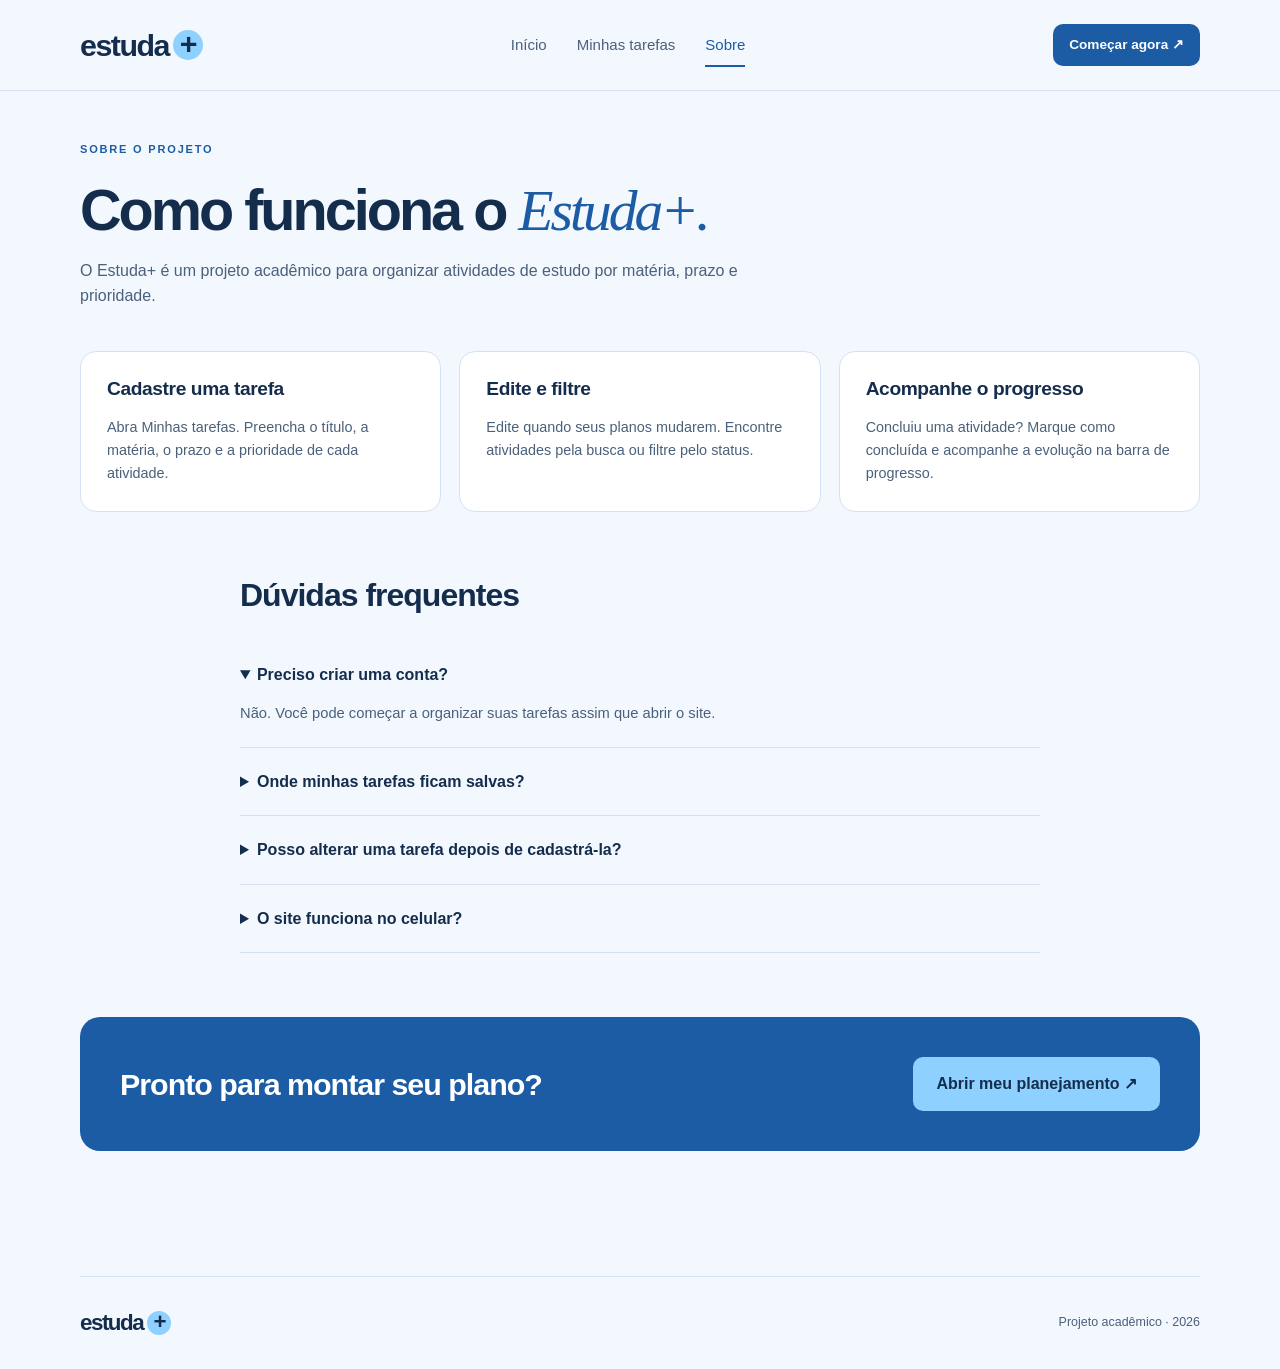
<file: public/sobre.html>
<!DOCTYPE html>
<html lang="pt-BR">
<head>
  <meta charset="UTF-8">
  <meta name="viewport" content="width=device-width, initial-scale=1.0">
  <meta name="description" content="Conheça o Estuda+ e aprenda a organizar sua rotina de estudos.">
  <title>Sobre | Estuda+</title>
  <link rel="stylesheet" href="style.css">
  <script src="script.js" defer></script>
</head>
<body>
  <a class="pular" href="#conteudo">Pular para o conteúdo</a>
  <header class="cabecalho">
    <div class="container navegacao">
      <a class="logo" href="index.html" aria-label="Estuda+, início">estuda<span>+</span></a>
      <button class="menu-botao" type="button" aria-expanded="false" aria-controls="menu">Menu ☰</button>
      <nav id="menu" aria-label="Menu principal">
        <a href="index.html">Início</a>
        <a href="tarefas.html">Minhas tarefas</a>
        <a href="sobre.html" aria-current="page">Sobre</a>
      </nav>
      <a class="botao pequeno atalho" href="tarefas.html">Começar agora ↗</a>
    </div>
  </header>

  <main id="conteudo" class="container pagina">
    <section class="titulo-pagina"><p class="etiqueta">SOBRE O PROJETO</p><h1>Como funciona o <em>Estuda+.</em></h1><p>O Estuda+ é um projeto acadêmico para organizar atividades de estudo por matéria, prazo e prioridade.</p></section>
    <section class="grade-tres" aria-label="Como usar o Estuda+">
      <article class="cartao recurso"><h2>Cadastre uma tarefa</h2><p>Abra Minhas tarefas. Preencha o título, a matéria, o prazo e a prioridade de cada atividade.</p></article>
      <article class="cartao recurso"><h2>Edite e filtre</h2><p>Edite quando seus planos mudarem. Encontre atividades pela busca ou filtre pelo status.</p></article>
      <article class="cartao recurso"><h2>Acompanhe o progresso</h2><p>Concluiu uma atividade? Marque como concluída e acompanhe a evolução na barra de progresso.</p></article>
    </section>

    <section class="secao perguntas" aria-labelledby="duvidas">
      <h2 id="duvidas">Dúvidas frequentes</h2>
      <details open><summary>Preciso criar uma conta?</summary><p>Não. Você pode começar a organizar suas tarefas assim que abrir o site.</p></details>
      <details><summary>Onde minhas tarefas ficam salvas?</summary><p>Elas ficam em um banco SQLite no computador que está rodando o servidor PHP. O planejamento continua salvo quando você fecha o navegador. O botão Exportar .txt permite guardar uma cópia para leitura.</p></details>
      <details><summary>Posso alterar uma tarefa depois de cadastrá-la?</summary><p>Sim. Use Editar para mudar os dados, Concluir para finalizar ou Reabrir para voltar a estudar. A exclusão pede uma confirmação antes de remover a tarefa.</p></details>
      <details><summary>O site funciona no celular?</summary><p>Sim. O layout se adapta ao tamanho da tela, e o menu fica disponível pelo botão Menu.</p></details>
    </section>
    <section class="convite"><div><h2>Pronto para montar seu plano?</h2></div><a class="botao claro" href="tarefas.html">Abrir meu planejamento ↗</a></section>
  </main>

  <footer class="rodape container"><a class="logo" href="index.html">estuda<span>+</span></a><small>Projeto acadêmico · 2026</small></footer>
</body>
</html>
</file>
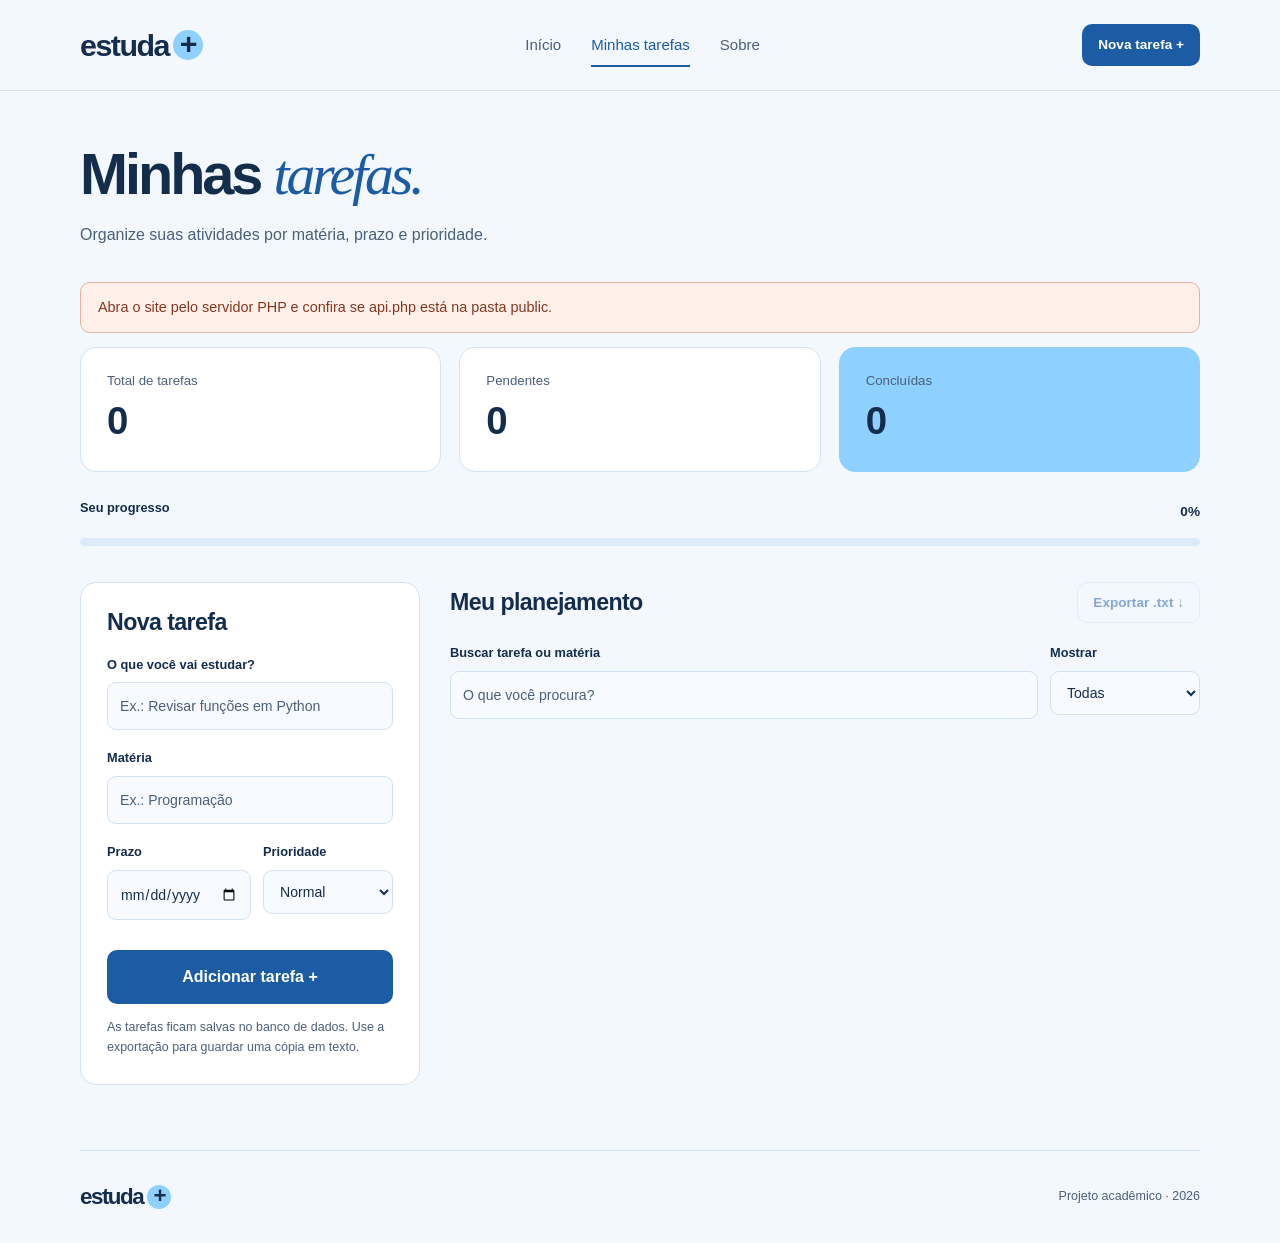
<file: public/tarefas.html>
<!DOCTYPE html>
<html lang="pt-BR">
<head>
  <meta charset="UTF-8">
  <meta name="viewport" content="width=device-width, initial-scale=1.0">
  <meta name="description" content="Cadastre tarefas e acompanhe seu planejamento de estudos.">
  <title>Minhas tarefas | Estuda+</title>
  <link rel="stylesheet" href="style.css">
  <script src="script.js" defer></script>
</head>
<body>
  <a class="pular" href="#conteudo">Pular para o conteúdo</a>
  <header class="cabecalho">
    <div class="container navegacao">
      <a class="logo" href="index.html" aria-label="Estuda+, início">estuda<span>+</span></a>
      <button class="menu-botao" type="button" aria-expanded="false" aria-controls="menu">Menu ☰</button>
      <nav id="menu" aria-label="Menu principal">
        <a href="index.html">Início</a>
        <a href="tarefas.html" aria-current="page">Minhas tarefas</a>
        <a href="sobre.html">Sobre</a>
      </nav>
      <a class="botao pequeno atalho" href="#formulario">Nova tarefa +</a>
    </div>
  </header>

  <main id="conteudo" class="container pagina">
    <section class="titulo-pagina"><h1>Minhas <em>tarefas.</em></h1><p>Organize suas atividades por matéria, prazo e prioridade.</p></section>
    <noscript><p class="aviso">Ative o JavaScript do navegador para usar o planejador.</p></noscript>
    <p id="mensagem" class="aviso" role="status" aria-live="polite" hidden></p>

    <section aria-label="Resumo das tarefas" class="grade-tres estatisticas">
      <article class="cartao"><span>Total de tarefas</span><strong id="total">0</strong></article>
      <article class="cartao"><span>Pendentes</span><strong id="pendentes">0</strong></article>
      <article class="cartao destaque"><span>Concluídas</span><strong id="concluidas">0</strong></article>
    </section>
    <div class="progresso"><div class="linha"><label for="barra">Seu progresso</label><strong id="porcentagem">0%</strong></div><progress id="barra" value="0" max="100"></progress></div>

    <div class="planejador">
      <section class="cartao painel-form" aria-labelledby="titulo-form">
        <h2 id="titulo-form">Nova tarefa</h2>
        <form id="formulario">
          <label for="titulo">O que você vai estudar?</label>
          <input id="titulo" name="titulo" placeholder="Ex.: Revisar funções em Python" required minlength="3" maxlength="80">
          <label for="materia">Matéria</label>
          <input id="materia" name="materia" placeholder="Ex.: Programação" required maxlength="40">
          <div class="campos-duplos">
            <div><label for="prazo">Prazo</label><input id="prazo" name="prazo" type="date" required></div>
            <div><label for="prioridade">Prioridade</label><select id="prioridade" name="prioridade"><option value="normal">Normal</option><option value="alta">Alta</option><option value="baixa">Baixa</option></select></div>
          </div>
          <button id="salvar" class="botao largura-total" type="submit">Adicionar tarefa +</button>
          <button id="cancelar" class="botao secundario largura-total" type="button" hidden>Cancelar edição</button>
          <p class="nota">As tarefas ficam salvas no banco de dados. Use a exportação para guardar uma cópia em texto.</p>
        </form>
      </section>

      <section aria-labelledby="titulo-lista" class="painel-lista">
        <div class="linha cabecalho-lista"><h2 id="titulo-lista">Meu planejamento</h2><button id="exportar" class="botao secundario pequeno" type="button" disabled>Exportar .txt ↓</button></div>
        <div class="filtros">
          <div><label for="busca">Buscar tarefa ou matéria</label><input id="busca" type="search" placeholder="O que você procura?"></div>
          <div><label for="filtro">Mostrar</label><select id="filtro"><option value="todas">Todas</option><option value="pendentes">Pendentes</option><option value="concluidas">Concluídas</option></select></div>
        </div>
        <p id="quantidade" class="nota" aria-live="polite"></p>
        <div id="lista" class="lista-tarefas"></div>
        <div id="vazio" class="vazio"><span aria-hidden="true">✦</span><h3>Seu plano começa aqui.</h3><p>Cadastre sua primeira tarefa no formulário.</p></div>
      </section>
    </div>
  </main>

  <footer class="rodape container"><a class="logo" href="index.html">estuda<span>+</span></a><small>Projeto acadêmico · 2026</small></footer>
</body>
</html>
</file>
<file: public/style.css>
:root {
  --fundo: #f7f8f2;
  --papel: #ffffff;
  --texto: #1d332b;
  --suave: #5d6b61;
  --verde: #234c3b;
  --lima: #d9ed92;
  --borda: #dce2d5;
}
* { box-sizing: border-box; }
[hidden] { display: none !important; }
html { scroll-behavior: smooth; }
body { margin: 0; background: var(--fundo); color: var(--texto); font-family: "Segoe UI", Arial, sans-serif; line-height: 1.6; }
a { color: inherit; text-decoration: none; }
button, input, select { font: inherit; }
button, a, input, select, summary { -webkit-tap-highlight-color: transparent; }
button, summary { cursor: pointer; }
button:disabled { opacity: .5; cursor: not-allowed; }
:focus-visible { outline: 3px solid #427651; outline-offset: 4px; }
h1, h2, h3, p { margin-top: 0; }
h1, h2, h3 { line-height: 1.15; }
h1 { letter-spacing: -3px; }
h2 { font-size: 2rem; letter-spacing: -1px; }
h3 { font-size: 1.15rem; }
em { font-family: Georgia, serif; font-weight: 400; color: #497143; }
.container { width: min(1120px, calc(100% - 48px)); margin-inline: auto; }
.pular { position: absolute; top: -80px; left: 16px; padding: 12px; background: white; z-index: 20; }
.pular:focus { top: 12px; }
.cabecalho { background: var(--fundo); border-bottom: 1px solid var(--borda); }
.navegacao { min-height: 90px; display: flex; align-items: center; justify-content: space-between; gap: 24px; }
.logo { display: inline-flex; align-items: center; gap: 4px; font-size: 1.9rem; font-weight: 850; letter-spacing: -1.5px; }
.logo span { background: var(--lima); width: 30px; height: 30px; line-height: 27px; border-radius: 50%; text-align: center; }
nav { display: flex; align-items: center; gap: 30px; }
nav a { color: var(--suave); font-size: .94rem; padding: 10px 0; }
nav a:hover, nav a[aria-current="page"] { color: var(--verde); box-shadow: inset 0 -2px var(--verde); }
.menu-botao { display: none; border: 1px solid var(--borda); border-radius: 8px; padding: 7px 12px; background: white; color: var(--texto); }
.botao { display: inline-flex; align-items: center; justify-content: center; gap: 8px; border: 1px solid transparent; border-radius: 10px; padding: 13px 22px; background: var(--verde); color: white; font-weight: 650; text-align: center; transition: background .2s, transform .2s; }
.botao:hover:not(:disabled) { background: #173728; transform: translateY(-2px); }
.pequeno { padding: 9px 15px; font-size: .85rem; }
.botao.secundario { color: var(--verde); background: transparent; border-color: var(--borda); }
.botao.secundario:hover:not(:disabled) { background: #edf2e4; }
.botao.claro { color: var(--texto); background: var(--lima); }
.botao.claro:hover { background: #e4f3b5; }
.hero { padding-block: 76px; display: grid; grid-template-columns: 1.1fr 1fr; align-items: center; gap: 65px; }
.etiqueta { font-size: .69rem; font-weight: 800; letter-spacing: 1.8px; color: var(--verde); margin-bottom: 18px; }
.hero h1 { font-size: clamp(2.7rem, 5.3vw, 4.5rem); margin-bottom: 24px; line-height: 1.04; }
.descricao { color: var(--suave); max-width: 470px; font-size: 1.05rem; }
.acoes { display: flex; align-items: center; flex-wrap: wrap; gap: 20px; margin: 28px 0 16px; }
.link { font-size: .9rem; font-weight: 600; text-decoration: underline; text-underline-offset: 5px; }
.nota { color: var(--suave); font-size: .78rem; margin: 14px 0 0; }
.vitrine { background: #e8eddd; padding: 28px; border: 1px solid var(--borda); border-radius: 28px; transform: rotate(1deg); box-shadow: 14px 18px 0 #edf0e6; }
.vitrine h2 { font-size: 2.1rem; margin: 14px 0 22px; }
.agenda-exemplo { background: white; padding: 22px; border-radius: 15px; font-size: .8rem; }
.linha { display: flex; align-items: center; justify-content: space-between; gap: 12px; }
.item-exemplo { display: flex; gap: 12px; align-items: center; padding: 19px 0; border-bottom: 1px solid #edf0e8; }
.item-exemplo + .linha { margin-top: 18px; }
.item-exemplo small { display: block; color: var(--suave); margin-top: 3px; }
.check { width: 23px; height: 23px; border: 1px solid var(--borda); border-radius: 7px; flex-shrink: 0; }
.check.feito { background: var(--verde); color: white; text-align: center; }
progress { display: block; width: 100%; height: 8px; border: 0; border-radius: 20px; overflow: hidden; background: #e5eadf; accent-color: var(--verde); margin-top: 12px; }
progress::-webkit-progress-bar { background: #e5eadf; }
progress::-webkit-progress-value { background: var(--verde); border-radius: 20px; }
progress::-moz-progress-bar { background: var(--verde); border-radius: 20px; }
.secao { padding-block: 35px 64px; }
.grade-tres { display: grid; grid-template-columns: repeat(3, minmax(0, 1fr)); gap: 18px; }
.cartao { background: var(--papel); border: 1px solid var(--borda); border-radius: 16px; padding: 26px; }
.recurso { margin-top: 8px; }
.recurso p { color: var(--suave); font-size: .9rem; margin-bottom: 0; }
.recurso h2 { font-size: 1.2rem; letter-spacing: -.4px; }
.convite { background: var(--verde); color: white; padding: 40px; border-radius: 20px; display: flex; justify-content: space-between; align-items: center; gap: 30px; margin-bottom: 60px; }
.convite h2 { font-size: 1.9rem; margin-bottom: 0; }
.rodape { padding-block: 28px; border-top: 1px solid var(--borda); display: flex; align-items: center; justify-content: space-between; gap: 20px; }
.rodape small { font-size: .78rem; color: var(--suave); margin: 0; }
.rodape .logo { font-size: 1.4rem; }
.rodape .logo span { width: 24px; height: 24px; line-height: 22px; }
.pagina { padding-block: 50px 65px; }
.titulo-pagina { margin-bottom: 34px; max-width: 700px; }
.titulo-pagina h1 { font-size: clamp(2.5rem, 5vw, 3.6rem); margin-bottom: 14px; }
.titulo-pagina > p:last-child { color: var(--suave); }
.estatisticas .cartao { display: flex; flex-direction: column; padding: 22px 26px; }
.estatisticas span { color: var(--suave); font-size: .83rem; }
.estatisticas strong { font-size: 2.4rem; line-height: 1.5; }
.estatisticas .destaque { background: var(--lima); border-color: var(--lima); }
.progresso { margin: 26px 0 36px; font-size: .85rem; }
.planejador { display: grid; grid-template-columns: 340px minmax(0, 1fr); gap: 30px; align-items: start; }
.painel-form h2, .painel-lista h2 { font-size: 1.45rem; letter-spacing: -.6px; }
label { display: block; font-size: .8rem; font-weight: 650; margin-bottom: 7px; }
input, select { display: block; width: 100%; min-width: 0; padding: 12px; border-radius: 9px; border: 1px solid var(--borda); background: #fcfdf9; color: var(--texto); font-size: .88rem; }
input::placeholder { color: #6b766c; }
form > input { margin-bottom: 18px; }
.campos-duplos { display: grid; grid-template-columns: 1.1fr 1fr; gap: 12px; margin-bottom: 22px; }
.largura-total { width: 100%; margin-top: 8px; }
.cabecalho-lista { margin-bottom: 20px; flex-wrap: wrap; }
.cabecalho-lista h2 { margin: 0; }
.filtros { display: grid; grid-template-columns: 1fr 150px; gap: 12px; }
.lista-tarefas { display: grid; gap: 14px; margin-top: 18px; }
.tarefa { padding: 22px; }
.tarefa h3 { font-size: 1rem; margin: 12px 0 7px; overflow-wrap: anywhere; }
.tarefa p { font-size: .8rem; color: var(--suave); margin-bottom: 16px; overflow-wrap: anywhere; }
.tarefa.finalizada h3 { text-decoration: line-through; color: var(--suave); }
.marcadores { display: flex; flex-wrap: wrap; gap: 8px; }
.marcador { padding: 3px 9px; border-radius: 6px; font-size: .67rem; font-weight: 650; background: #eef2e7; }
.marcador.alta, .marcador.atrasada { background: #fce6de; color: #893b27; }
.marcador.baixa { background: #e6eefb; color: #345780; }
.marcador.concluida { background: #e3efcf; color: #305827; }
.acoes-tarefa { display: flex; flex-wrap: wrap; gap: 8px; }
.botao.perigo { color: #8a3527; border-color: #e7c6be; }
.vazio { text-align: center; border: 1px dashed #bac7b3; border-radius: 16px; padding: 44px 18px; margin-top: 18px; }
.vazio > span { color: #58774a; font-size: 2.7rem; }
.vazio h3 { margin: 12px 0; }
.vazio p { color: var(--suave); font-size: .85rem; margin: 0; }
.aviso { border: 1px solid #b5caa5; background: #e9f1df; color: #274424; padding: 13px 17px; border-radius: 10px; font-size: .9rem; }
.aviso.erro { background: #fff0e9; border-color: #e8b29e; color: #843721; }
.perguntas { max-width: 800px; margin-inline: auto; padding-top: 65px; }
details { border-bottom: 1px solid var(--borda); padding: 21px 0; }
summary { font-weight: 650; }
details p { color: var(--suave); font-size: .92rem; margin: 15px 0 0; }
@media (max-width: 960px) {
  .hero { gap: 30px; padding-block: 50px; }
  .vitrine { padding: 20px; }
  .vitrine h2 { font-size: 1.7rem; }
  .planejador { grid-template-columns: 310px minmax(0, 1fr); gap: 20px; }
  .painel-form { padding: 20px; }
  .convite { padding: 30px; }
  .atalho { display: none; }
}
@media (max-width: 740px) {
  .container { width: calc(100% - 32px); }
  .navegacao { min-height: 76px; flex-wrap: wrap; gap: 0; padding-block: 15px; }
  nav { width: 100%; justify-content: space-between; gap: 12px; padding-top: 12px; }
  .js .menu-botao { display: block; }
  .js nav { display: none; }
  .js nav.aberto { display: flex; }
  .hero, .planejador { grid-template-columns: 1fr; }
  .hero { padding-block: 42px; gap: 40px; }
  .hero h1 { font-size: clamp(2.45rem, 9vw, 3.3rem); }
  .vitrine { transform: none; box-shadow: none; }
  .grade-tres { grid-template-columns: 1fr; }
  .estatisticas { grid-template-columns: repeat(3, minmax(0, 1fr)); gap: 8px; }
  .estatisticas .cartao { padding: 16px 10px; border-radius: 12px; }
  .estatisticas span { font-size: .7rem; }
  .estatisticas strong { font-size: 2rem; }
  .convite, .rodape { flex-direction: column; align-items: flex-start; }
  .convite { padding: 28px; margin-bottom: 35px; }
  .convite h2 { font-size: 1.6rem; }
  .pagina { padding-top: 35px; }
  .titulo-pagina h1 { letter-spacing: -2px; }
  .painel-form { padding: 24px; }
  .filtros { grid-template-columns: 1fr; }
  .secao { padding-bottom: 40px; }
  .perguntas { padding-top: 40px; }
}
@media (prefers-reduced-motion: reduce) {
  html { scroll-behavior: auto; }
  *, *::before, *::after { transition: none !important; }
}

/* Página inicial com fotos e materiais de estudo */
.inicio-visual {
  padding-top: clamp(24px, 5vw, 60px);
  padding-bottom: clamp(40px, 6vw, 72px);
}

.capa {
  display: grid;
  grid-template-columns: 1fr 1fr;
  min-height: 460px;
  overflow: hidden;
  border-radius: 26px;
  background: #18382c;
  color: #fff;
}

.capa-texto {
  padding: clamp(28px, 5vw, 66px);
  align-self: center;
}

.capa .etiqueta,
.capa h1 em {
  color: var(--lima);
}

.capa h1 {
  margin-bottom: 20px;
  font-size: clamp(2.7rem, 5.2vw, 5rem);
  line-height: 1.03;
  letter-spacing: -.055em;
}

.capa-texto > p:not(.etiqueta) {
  max-width: 35ch;
  color: #dfebe2;
}

.capa-texto > small {
  color: #dfebe2;
}

.capa a:focus-visible {
  outline-color: var(--lima);
}

.capa-foto {
  position: relative;
  min-width: 0;
  min-height: 320px;
  margin: 0;
  background: radial-gradient(ellipse at 80% 20%, #e8efcb, transparent 65%), #9cb49c;
}

.capa-foto img {
  position: absolute;
  inset: 0;
  display: block;
  width: 100%;
  height: 100%;
  object-fit: cover;
  object-position: center;
  color: #18382c;
}

.capa-foto figcaption {
  position: absolute;
  right: 22px;
  bottom: 22px;
  left: 22px;
  display: flex;
  align-items: center;
  gap: 12px;
  padding: 15px 18px;
  border-radius: 14px;
  background: #f8faf2;
  color: var(--texto);
}

.capa-foto figcaption > span {
  display: grid;
  place-items: center;
  flex: 0 0 36px;
  height: 36px;
  border-radius: 50%;
  background: var(--lima);
  font-weight: 800;
}

.capa-foto figcaption small {
  display: block;
  color: var(--suave);
}

.materiais {
  padding-top: clamp(40px, 6vw, 72px);
  scroll-margin-top: 24px;
}

.materiais h2,
.rotina h2 {
  margin-bottom: 12px;
  font-size: clamp(1.8rem, 3.5vw, 2.65rem);
}

.materiais .descricao {
  margin-bottom: 24px;
}

.material {
  display: flex;
  flex-direction: column;
  border-top: 4px solid var(--cor-material);
}

.material.web { --cor-material: #4a765c; }
.material.python { --cor-material: #aa782c; }
.material.matematica { --cor-material: #7966a0; }

.material .etiqueta {
  margin-bottom: 12px;
}

.material p:not(.etiqueta) {
  color: var(--suave);
}

.material .link {
  align-self: flex-start;
  margin-top: auto;
}

.material .link:hover,
.creditos-fotos a:hover {
  color: #427651;
}

.material .link small {
  font-weight: 400;
}

.rotina {
  display: grid;
  grid-template-columns: minmax(0, 1fr) minmax(0, 1.08fr);
  align-items: stretch;
  overflow: hidden;
  border: 1px solid var(--borda);
  border-radius: 24px;
  background: #eef1e4;
}

.rotina-foto {
  position: relative;
  min-height: 330px;
  background: radial-gradient(ellipse at 20% 20%, #f5e7cf, transparent 70%), #b3bd9e;
}

.rotina-foto img {
  position: absolute;
  inset: 0;
  display: block;
  width: 100%;
  height: 100%;
  object-fit: cover;
}

.rotina-texto {
  padding: clamp(28px, 5vw, 56px);
}

.rotina ol {
  margin: 20px 0 24px;
  padding-left: 1.4em;
}

.rotina li + li {
  margin-top: 9px;
}

.rotina li::marker {
  color: var(--verde);
  font-weight: 800;
}

.creditos-fotos a {
  text-decoration: underline;
  text-underline-offset: 3px;
}

@media (max-width: 740px) {
  .capa,
  .rotina {
    grid-template-columns: 1fr;
    border-radius: 20px;
  }

  .capa-foto {
    min-height: clamp(240px, 65vw, 340px);
  }

  .capa-foto figcaption {
    inset: auto 12px 12px;
    font-size: .86rem;
  }

  .rotina-foto {
    min-height: clamp(210px, 56vw, 320px);
  }
}

/* Tema azul celeste */
:root {
  --fundo: #f3f8ff;
  --papel: #ffffff;
  --texto: #152d4d;
  --suave: #4a607b;
  --borda: #d3e2f3;

  --azul-principal: #1c5ca4;
  --azul-hover: #14477f;
  --azul-celeste: #8ed0ff;
  --azul-suave: #e6f3ff;

  /* Estas variáveis já são usadas pelo restante do site. */
  --verde: var(--azul-principal);
  --lima: var(--azul-celeste);
}

:focus-visible,
.capa a:focus-visible {
  outline-color: var(--azul-principal);
}

em,
.vazio > span {
  color: var(--azul-principal);
}

.botao:hover:not(:disabled) {
  background: var(--azul-hover);
}

.botao.claro:hover,
.botao.secundario:hover:not(:disabled) {
  background: var(--azul-suave);
}

.capa {
  background: linear-gradient(135deg, #e3f4ff, #a8d7ff);
  color: var(--texto);
}

.capa .etiqueta,
.capa h1 em {
  color: #184e88;
}

.capa-texto > p:not(.etiqueta),
.capa-texto > small {
  color: #304e70;
}

.capa .botao.claro {
  background: var(--azul-principal);
  color: #ffffff;
}

.capa .botao.claro:hover {
  background: var(--azul-hover);
}

.capa-foto,
.rotina-foto {
  background: radial-gradient(ellipse at 72% 25%, #e4f5ff, #a2caff);
}

.capa-foto img {
  color: var(--texto);
}

.capa-foto figcaption {
  background: #f5fbff;
}

.rotina,
.vitrine {
  background: var(--azul-suave);
}

.vitrine {
  box-shadow: 14px 18px 0 #dcecff;
}

.item-exemplo {
  border-bottom-color: var(--borda);
}

.material.web { --cor-material: #278edb; }
.material.python { --cor-material: #5da9ed; }
.material.matematica { --cor-material: #647bd8; }

.material .link:hover,
.creditos-fotos a:hover {
  color: var(--azul-principal);
}

progress {
  background: #dceafa;
}

progress::-webkit-progress-bar {
  background: #dceafa;
}

input,
select {
  background: #f7fbff;
}

input::placeholder {
  color: var(--suave);
}

.marcador {
  background: #edf5ff;
}

.marcador.concluida,
.aviso:not(.erro) {
  background: var(--azul-suave);
  color: #184e88;
}

.aviso:not(.erro),
.vazio {
  border-color: #adc8e8;
}

@media (max-width: 740px) {
  .vitrine {
    box-shadow: none;
  }
}
</file>
